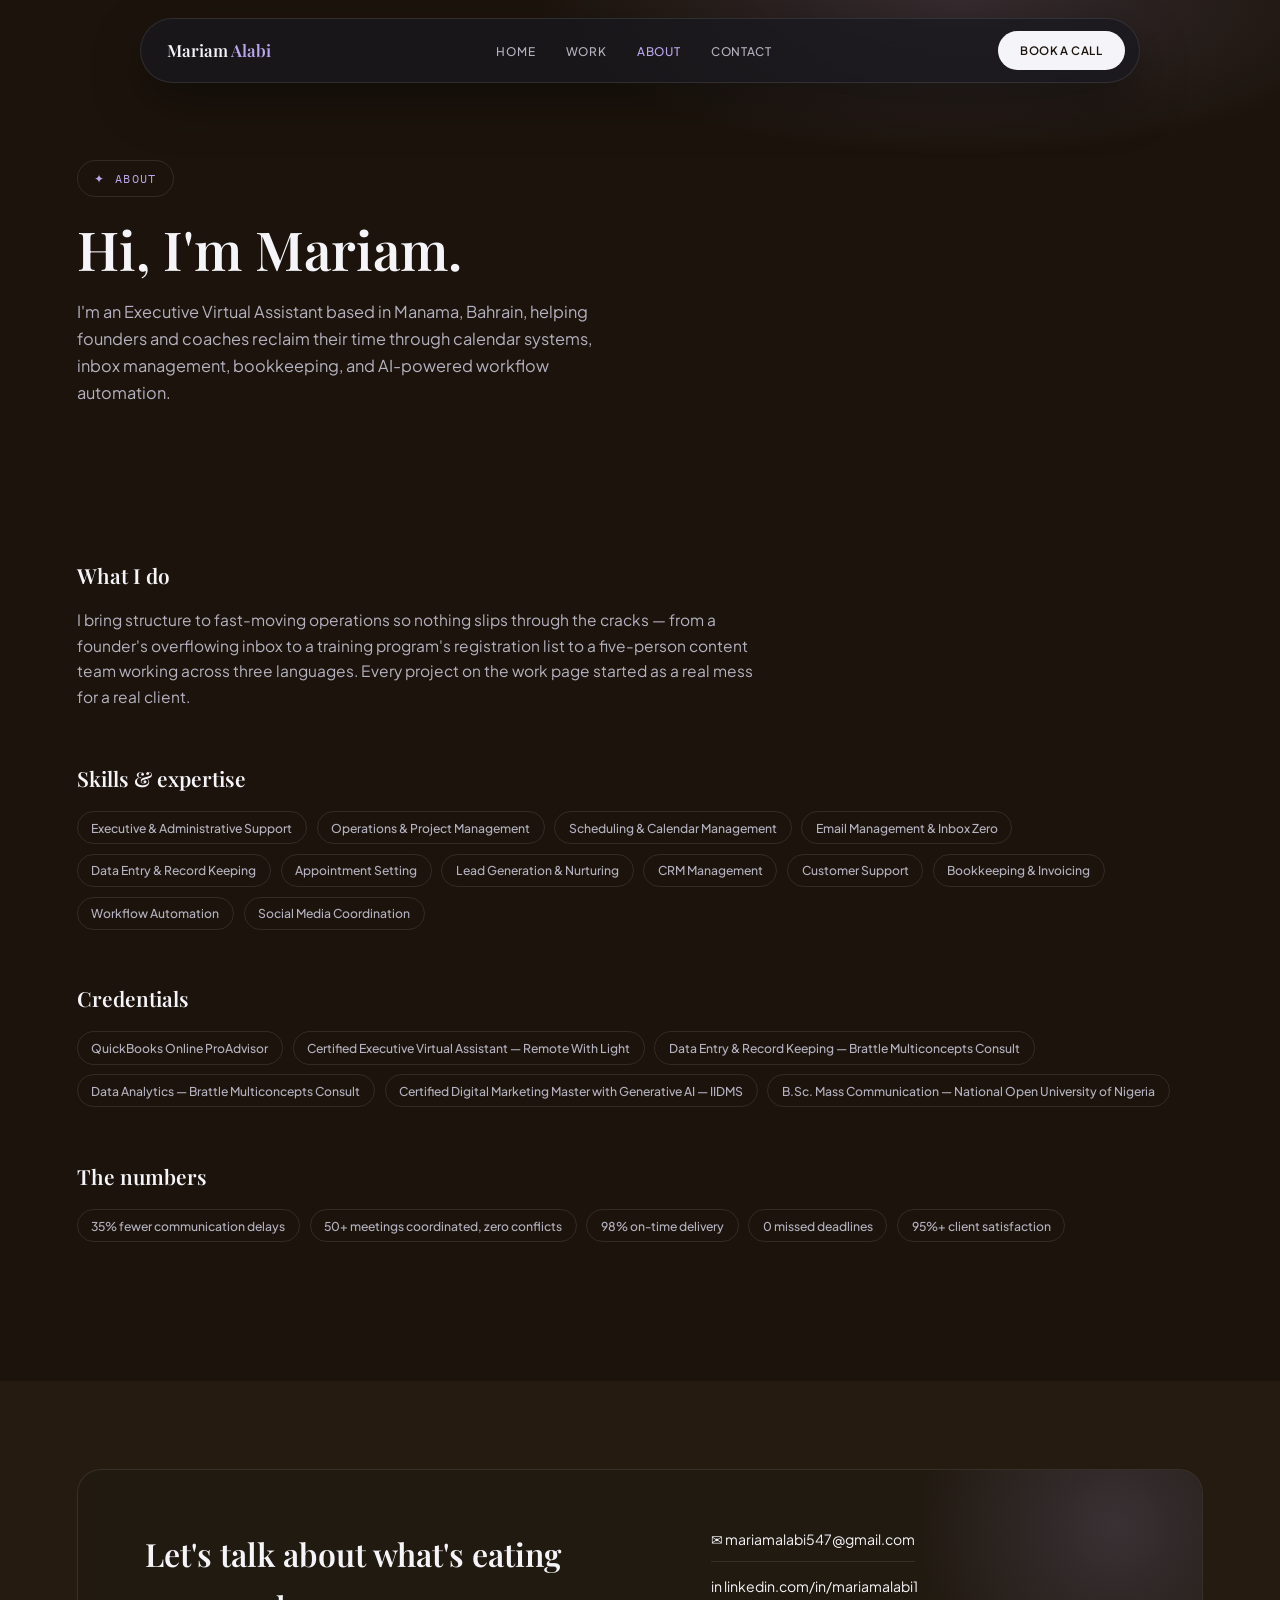
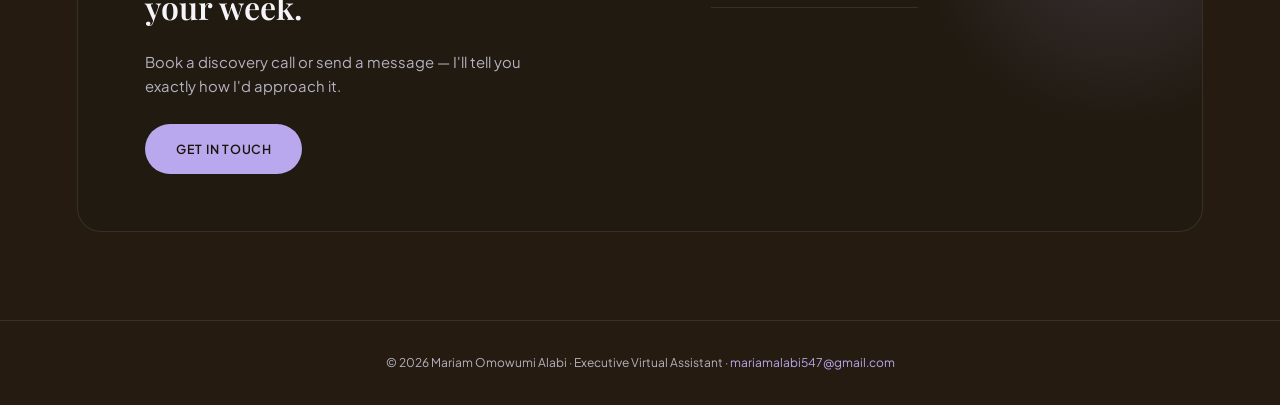
<file: about.html>
<!DOCTYPE html>
<html lang="en">
<head>
<meta charset="UTF-8">
<meta name="viewport" content="width=device-width, initial-scale=1.0">
<title>About — Mariam Alabi</title>
<link rel="preconnect" href="https://fonts.googleapis.com">
<link href="https://fonts.googleapis.com/css2?family=Playfair+Display:wght@400;500;600;700&family=Plus+Jakarta+Sans:wght@400;500;600;700;800&family=IBM+Plex+Mono:wght@400;500&display=swap" rel="stylesheet">
<link rel="stylesheet" href="style.css">
</head>
<body>

<nav id="navbar">
  <div class="nav-logo">Mariam <em>Alabi</em></div>
  <ul class="nav-links">
    <li><a href="index.html">Home</a></li>
    <li><a href="work.html">Work</a></li>
    <li><a href="about.html" class="active">About</a></li>
    <li><a href="contact.html">Contact</a></li>
  </ul>
  <a href="contact.html" class="nav-cta">Book a Call</a>
  <div class="hamburger" id="hamburger"><span></span><span></span><span></span></div>
</nav>
<div class="mobile-menu" id="mobileMenu">
  <a href="index.html">Home</a>
  <a href="work.html">Work</a>
  <a href="about.html">About</a>
  <a href="contact.html">Contact</a>
</div>

<div class="page-hero">
  <div class="page-hero-inner">
    <div class="eyebrow">About</div>
    <h1 class="page-title">Hi, I'm Mariam.</h1>
    <p class="page-sub">I'm an Executive Virtual Assistant based in Manama, Bahrain, helping founders and coaches reclaim their time through calendar systems, inbox management, bookkeeping, and AI-powered workflow automation.</p>
  </div>
</div>

<section>
  <div class="section-inner">
    <div class="case-block reveal">
      <h3>What I do</h3>
      <p>I bring structure to fast-moving operations so nothing slips through the cracks — from a founder's overflowing inbox to a training program's registration list to a five-person content team working across three languages. Every project on the work page started as a real mess for a real client.</p>
    </div>

    <div class="case-block reveal reveal-d1">
      <h3>Skills & expertise</h3>
      <div class="tools-row">
        <span>Executive & Administrative Support</span><span>Operations & Project Management</span><span>Scheduling & Calendar Management</span><span>Email Management & Inbox Zero</span><span>Data Entry & Record Keeping</span><span>Appointment Setting</span><span>Lead Generation & Nurturing</span><span>CRM Management</span><span>Customer Support</span><span>Bookkeeping & Invoicing</span><span>Workflow Automation</span><span>Social Media Coordination</span>
      </div>
    </div>

    <div class="case-block reveal reveal-d2">
      <h3>Credentials</h3>
      <div class="tools-row">
        <span>QuickBooks Online ProAdvisor</span><span>Certified Executive Virtual Assistant — Remote With Light</span><span>Data Entry & Record Keeping — Brattle Multiconcepts Consult</span><span>Data Analytics — Brattle Multiconcepts Consult</span><span>Certified Digital Marketing Master with Generative AI — IIDMS</span><span>B.Sc. Mass Communication — National Open University of Nigeria</span>
      </div>
    </div>

    <div class="case-block reveal reveal-d3">
      <h3>The numbers</h3>
      <div class="tools-row">
        <span>35% fewer communication delays</span><span>50+ meetings coordinated, zero conflicts</span><span>98% on-time delivery</span><span>0 missed deadlines</span><span>95%+ client satisfaction</span>
      </div>
    </div>
  </div>
</section>

<section style="background:var(--ice);">
  <div class="section-inner">
    <div class="contact-box reveal">
      <div class="contact-left">
        <h3>Let's talk about what's eating your week.</h3>
        <p>Book a discovery call or send a message — I'll tell you exactly how I'd approach it.</p>
        <a href="contact.html" class="btn btn-primary">Get in Touch</a>
      </div>
      <div class="contact-links">
        <a href="mailto:mariamalabi547@gmail.com" class="contact-link">✉ mariamalabi547@gmail.com</a>
        <a href="https://linkedin.com/in/mariamalabi1" target="_blank" class="contact-link">in linkedin.com/in/mariamalabi1</a>
      </div>
    </div>
  </div>
</section>

<footer>© 2026 Mariam Omowumi Alabi · Executive Virtual Assistant · <a href="mailto:mariamalabi547@gmail.com">mariamalabi547@gmail.com</a></footer>

<script>
  const hamburger = document.getElementById('hamburger');
  const mobileMenu = document.getElementById('mobileMenu');
  hamburger.addEventListener('click', () => mobileMenu.classList.toggle('open'));
  const io = new IntersectionObserver(entries => { entries.forEach(e => { if (e.isIntersecting) e.target.classList.add('visible'); }); }, { threshold: 0.12, rootMargin: '0px 0px -40px 0px' });
  document.querySelectorAll('.reveal').forEach(el => io.observe(el));
</script>
</body>
</html>
</file>
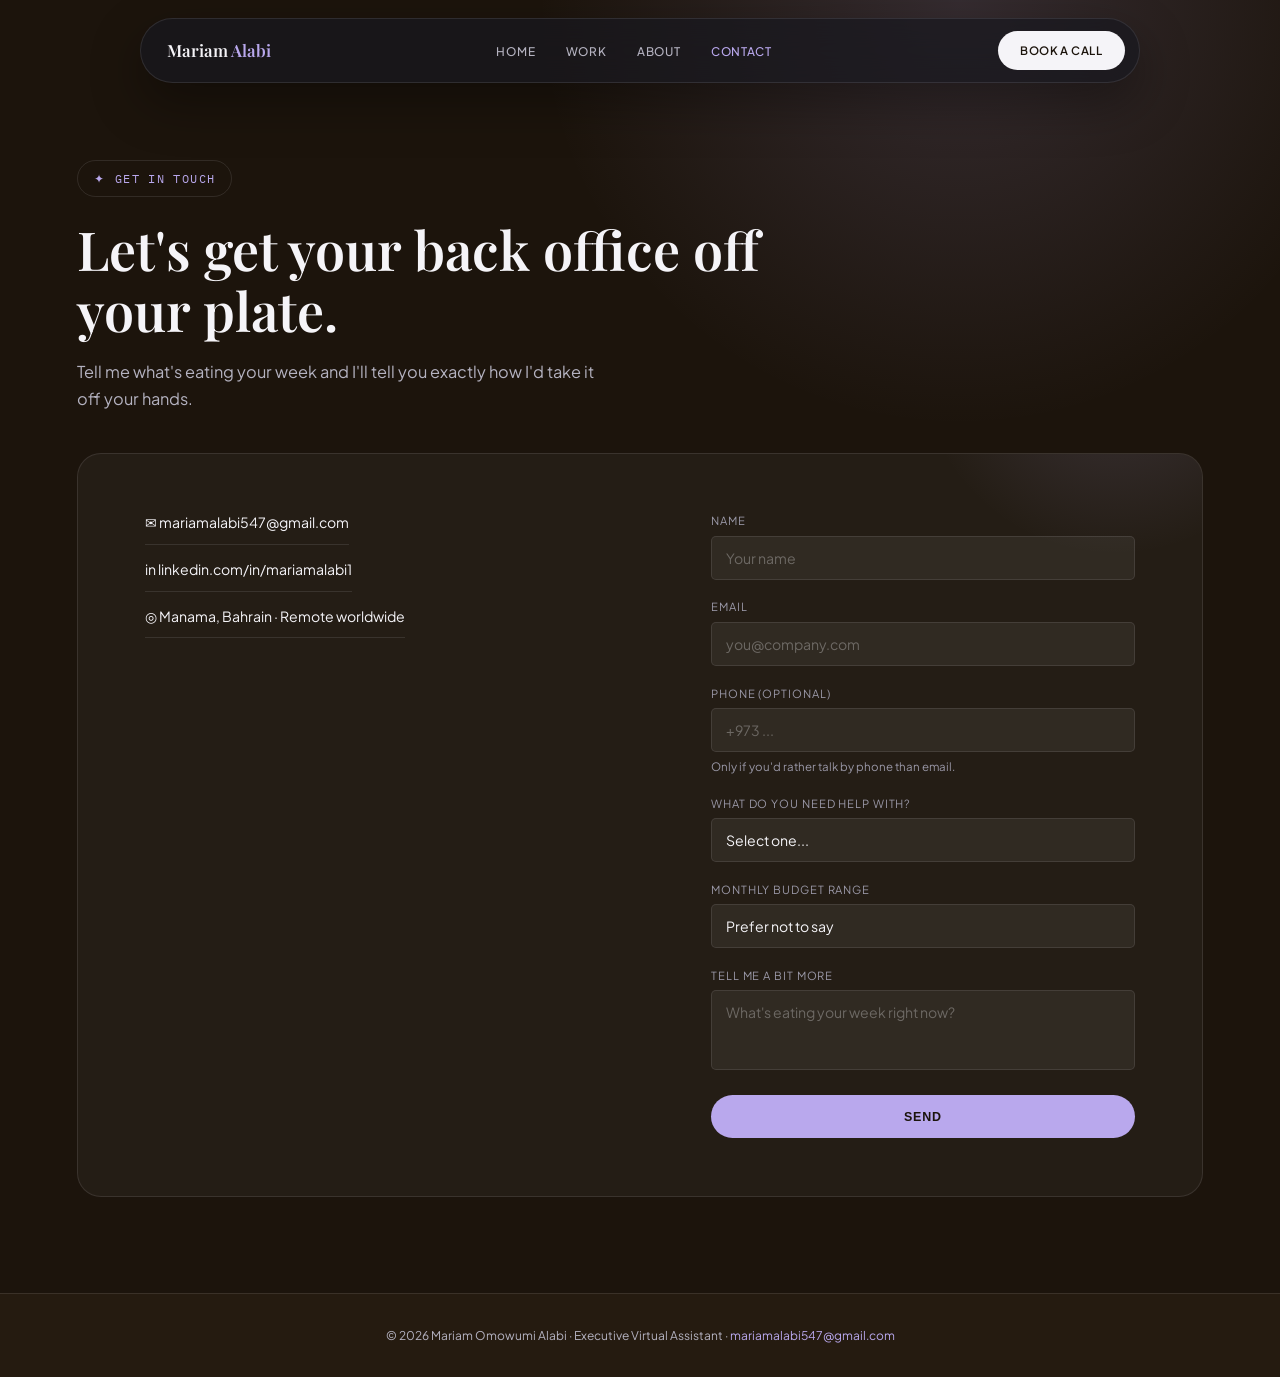
<file: contact.html>
<!DOCTYPE html>
<html lang="en">
<head>
<meta charset="UTF-8">
<meta name="viewport" content="width=device-width, initial-scale=1.0">
<title>Contact — Mariam Alabi</title>
<link rel="preconnect" href="https://fonts.googleapis.com">
<link href="https://fonts.googleapis.com/css2?family=Playfair+Display:wght@400;500;600;700&family=Plus+Jakarta+Sans:wght@400;500;600;700;800&family=IBM+Plex+Mono:wght@400;500&display=swap" rel="stylesheet">
<link rel="stylesheet" href="style.css">
<style>
  .form-row{margin-bottom:1.1rem;}
  .form-row label{display:block;font-size:0.7rem;letter-spacing:0.08em;text-transform:uppercase;color:var(--muted);margin-bottom:6px;}
  .form-row input,.form-row textarea,.form-row select{width:100%;padding:0.75rem 0.9rem;background:rgba(247,249,252,0.06);border:1px solid var(--line);border-radius:5px;color:var(--text-light);font-family:'Plus Jakarta Sans',sans-serif;font-size:0.88rem;outline:none;resize:none;transition:border-color 0.2s;}
  .form-row select{appearance:none;cursor:pointer;}
  .form-row select option{background:#1a1a1f;color:#f5f4f8;}
  .form-row input:focus,.form-row textarea:focus,.form-row select:focus{border-color:var(--gold);}
  .form-row input::placeholder,.form-row textarea::placeholder{color:rgba(247,249,252,0.3);}
  .form-hint{font-size:0.72rem;color:var(--muted);margin-top:5px;}
</style>
</head>
<body>
<nav id="navbar">
  <div class="nav-logo">Mariam <em>Alabi</em></div>
  <ul class="nav-links">
    <li><a href="index.html">Home</a></li>
    <li><a href="work.html">Work</a></li>
    <li><a href="about.html">About</a></li>
    <li><a href="contact.html" class="active">Contact</a></li>
  </ul>
  <a href="contact.html" class="nav-cta">Book a Call</a>
  <div class="hamburger" id="hamburger"><span></span><span></span><span></span></div>
</nav>
<div class="mobile-menu" id="mobileMenu">
  <a href="index.html">Home</a>
  <a href="work.html">Work</a>
  <a href="about.html">About</a>
  <a href="contact.html">Contact</a>
</div>
<div class="page-hero" style="padding-bottom:6rem;">
  <div class="page-hero-inner">
    <div class="eyebrow light">Get in Touch</div>
    <h1 class="page-title">Let's get your back office off your plate.</h1>
    <p class="page-sub">Tell me what's eating your week and I'll tell you exactly how I'd take it off your hands.</p>
    <div class="contact-box" style="margin-top:2.5rem;background:rgba(247,249,252,0.04);border:1px solid var(--line);">
      <div class="contact-left">
        <div class="contact-links">
          <a href="mailto:mariamalabi547@gmail.com" class="contact-link">✉ mariamalabi547@gmail.com</a>
          <a href="https://linkedin.com/in/mariamalabi1" target="_blank" class="contact-link">in linkedin.com/in/mariamalabi1</a>
          <a href="#" class="contact-link">◎ Manama, Bahrain · Remote worldwide</a>
        </div>
      </div>
      <form class="contact-form" name="contact" method="POST" data-netlify="true" netlify-honeypot="bot-field">
        <input type="hidden" name="form-name" value="contact">
        <p style="display:none;"><label>Don't fill this out: <input name="bot-field"></label></p>

        <div class="form-row"><label>Name</label><input type="text" name="name" placeholder="Your name" required></div>

        <div class="form-row"><label>Email</label><input type="email" name="email" placeholder="you@company.com" required></div>

        <div class="form-row">
          <label>Phone (optional)</label>
          <input type="tel" name="phone" placeholder="+973 ...">
          <div class="form-hint">Only if you'd rather talk by phone than email.</div>
        </div>

        <div class="form-row">
          <label>What do you need help with?</label>
          <select name="service" required>
            <option value="">Select one...</option>
            <option>Calendar & Scheduling</option>
            <option>Inbox & Email Management</option>
            <option>Bookkeeping & Records</option>
            <option>CRM & Client Communication</option>
            <option>Content & Campaign Coordination</option>
            <option>Workflow Automation</option>
            <option>Customer Support</option>
            <option>Something else / Not sure yet</option>
          </select>
        </div>

        <div class="form-row">
          <label>Monthly budget range</label>
          <select name="budget">
            <option value="">Prefer not to say</option>
            <option>Under $300/mo</option>
            <option>$300 – $600/mo</option>
            <option>$600 – $2,000/mo</option>
            <option>Let's discuss</option>
          </select>
        </div>

        <div class="form-row">
          <label>Tell me a bit more</label>
          <textarea rows="3" name="message" placeholder="What's eating your week right now?" required></textarea>
        </div>

        <button type="submit" class="btn btn-primary" style="width:100%;justify-content:center;">Send</button>
      </form>
    </div>
  </div>
</div>
<footer>© 2026 Mariam Omowumi Alabi · Executive Virtual Assistant · <a href="mailto:mariamalabi547@gmail.com">mariamalabi547@gmail.com</a></footer>
<script>
  const hamburger = document.getElementById('hamburger');
  const mobileMenu = document.getElementById('mobileMenu');
  hamburger.addEventListener('click', () => mobileMenu.classList.toggle('open'));
</script>
</body>
</html>
</file>
<file: style.css>
:root{
  --bg:#1C140C;
  --bg-alt:#251B10;
  --cream:#F7F7F5;
  --cream-text:#100E0B;
  --surface:#211A11;
  --surface-2:#2B2116;
  --accent:#B9A8ED;
  --accent-deep:#8E7BC7;
  --text-dark:#F5F4F8;
  --text-light:#F5F4F8;
  --muted:#9997A6;
  --muted-dark:#B4B2C0;
  --line:rgba(245,244,248,0.1);
  --line-dark:rgba(245,244,248,0.09);
  --navy-deep:#F5F4F8;
  --navy:#E7E5EF;
  --navy-mid:#B9A8ED;
  --teal:#B9A8ED;
  --teal-deep:#8E7BC7;
  --teal-pale:#2A2733;
  --ice:var(--bg-alt);
  --paper:var(--bg);
  --gold:var(--accent);
  --gold-light:var(--accent);
}
*,*::before,*::after{margin:0;padding:0;box-sizing:border-box;}
html{scroll-behavior:smooth;}
body{font-family:'Plus Jakarta Sans',sans-serif;background:var(--bg);color:var(--text-dark);line-height:1.65;-webkit-font-smoothing:antialiased;}
a{color:inherit;text-decoration:none;}
.mono{font-family:'IBM Plex Mono',monospace;}
img{max-width:100%;display:block;}
::selection{background:var(--accent);color:var(--bg);}
@media(prefers-reduced-motion:reduce){*,*::before,*::after{animation-duration:0.01ms !important;transition-duration:0.01ms !important;}}

nav{position:fixed;top:1.1rem;left:50%;transform:translateX(-50%);z-index:200;display:flex;align-items:center;justify-content:space-between;gap:2.5rem;padding:0.75rem 0.9rem 0.75rem 1.6rem;width:min(1000px,92%);background:rgba(24,24,31,0.72);backdrop-filter:blur(18px);border:1px solid var(--line);border-radius:999px;box-shadow:0 20px 50px rgba(0,0,0,0.35);}
.nav-logo{font-family:'Playfair Display',serif;font-size:1.05rem;font-weight:600;color:var(--text-light);}
.nav-logo em{font-style:normal;color:var(--accent);}
.nav-links{display:flex;gap:1.9rem;list-style:none;}
.nav-links a{font-size:0.74rem;font-weight:500;letter-spacing:0.06em;text-transform:uppercase;color:var(--muted-dark);transition:color 0.2s;}
.nav-links a:hover,.nav-links a.active{color:var(--accent);}
.nav-cta{font-size:0.72rem;font-weight:600;letter-spacing:0.04em;text-transform:uppercase;color:var(--bg);background:var(--text-light);padding:0.65rem 1.4rem;border-radius:999px;transition:background 0.2s,transform 0.2s;}
.nav-cta:hover{background:var(--accent);transform:translateY(-1px);}
.hamburger{display:none;flex-direction:column;gap:5px;cursor:pointer;}
.hamburger span{width:20px;height:2px;background:var(--text-light);}
.mobile-menu{display:none;position:fixed;inset:0;top:0;z-index:150;background:var(--bg);flex-direction:column;align-items:center;justify-content:center;gap:2rem;}
.mobile-menu.open{display:flex;}
.mobile-menu a{font-family:'Playfair Display',serif;font-size:1.6rem;color:var(--text-light);}

.page-hero{background:radial-gradient(ellipse 55% 55% at 75% 0%, rgba(185,168,237,0.16), transparent 60%),var(--bg);color:var(--text-light);padding:10rem 6% 4rem;position:relative;overflow:hidden;}
.page-hero-inner{position:relative;z-index:2;max-width:1150px;margin:0 auto;}
.eyebrow{display:inline-flex;align-items:center;gap:0.6rem;font-family:'IBM Plex Mono',monospace;font-size:0.72rem;letter-spacing:0.12em;text-transform:uppercase;color:var(--accent);margin-bottom:1.4rem;padding:0.5rem 1rem;border:1px solid var(--line);border-radius:999px;width:fit-content;}
.eyebrow::before{content:'✦';color:var(--accent);}
.page-title{font-family:'Playfair Display',serif;font-weight:600;font-style:normal;font-size:clamp(2rem,4.2vw,3.6rem);line-height:1.12;margin-bottom:1.2rem;max-width:760px;}
.page-title em{font-style:normal;color:var(--accent);font-weight:600;}
.page-sub{color:var(--muted-dark);max-width:540px;font-size:1.02rem;}

section{padding:5.5rem 6%;}
.section-inner{max-width:1150px;margin:0 auto;}
.kicker{font-family:'IBM Plex Mono',monospace;font-size:0.7rem;letter-spacing:0.14em;text-transform:uppercase;color:var(--accent);margin-bottom:0.6rem;display:flex;align-items:center;gap:0.6rem;}
.kicker::before{content:'';width:22px;height:1px;background:var(--accent);}
.kicker.light{color:var(--accent);}
.kicker.light::before{background:var(--accent);}
.section-heading{font-family:'Playfair Display',serif;font-weight:600;font-size:clamp(1.7rem,3vw,2.4rem);color:var(--text-light);line-height:1.2;margin-bottom:1rem;max-width:640px;}
.section-lede{color:var(--muted-dark);max-width:560px;font-size:0.98rem;margin-bottom:2.6rem;}

.work-grid{display:grid;grid-template-columns:repeat(3,1fr);gap:1.5rem;}
.work-card{background:var(--surface);border:1px solid var(--line);border-radius:18px;overflow:hidden;transition:transform 0.25s,box-shadow 0.25s,border-color 0.25s;}
.work-card:hover{transform:translateY(-5px);box-shadow:0 20px 44px rgba(0,0,0,0.4);border-color:var(--accent);}
.work-card-img{height:180px;overflow:hidden;background:var(--surface-2);}
.work-card-img img{width:100%;height:100%;object-fit:cover;object-position:top;}
.work-card-body{padding:1.4rem 1.5rem;}
.work-card-tag{font-family:'IBM Plex Mono',monospace;font-size:0.68rem;color:var(--accent);letter-spacing:0.08em;text-transform:uppercase;margin-bottom:0.6rem;}
.work-card-title{font-family:'Playfair Display',serif;font-size:1.15rem;font-weight:600;color:var(--text-light);margin-bottom:0.5rem;}
.work-card-desc{font-size:0.87rem;color:var(--muted-dark);}

.case-meta{display:grid;grid-template-columns:repeat(4,1fr);gap:1.5rem;border-top:1px solid var(--line);border-bottom:1px solid var(--line);padding:1.8rem 0;margin:2.4rem 0 3rem;}
.case-meta-item .label{font-family:'IBM Plex Mono',monospace;font-size:0.68rem;letter-spacing:0.08em;text-transform:uppercase;color:var(--muted);margin-bottom:0.3rem;}
.case-meta-item .value{font-family:'Playfair Display',serif;font-size:1.05rem;font-weight:600;color:var(--text-light);}

.case-block{margin-bottom:3.2rem;}
.case-block h3{font-family:'Playfair Display',serif;font-size:1.3rem;color:var(--text-light);margin-bottom:0.9rem;font-weight:600;}
.case-block p{color:var(--muted-dark);max-width:680px;margin-bottom:1rem;font-size:0.97rem;}
.case-shot{border:1px solid var(--line);border-radius:16px;overflow:hidden;margin:1.6rem 0;box-shadow:0 16px 40px rgba(0,0,0,0.35);}
.case-shot img{width:100%;}
.case-shot-cap{font-family:'IBM Plex Mono',monospace;font-size:0.72rem;color:var(--muted);margin-top:0.6rem;}
.result-box{background:var(--surface);border-left:3px solid var(--accent);padding:1.4rem 1.6rem;border-radius:10px;margin-top:1.4rem;}
.result-box .label{font-family:'IBM Plex Mono',monospace;font-size:0.68rem;letter-spacing:0.08em;text-transform:uppercase;color:var(--accent);margin-bottom:0.4rem;}
.result-box p{margin:0;color:var(--text-light);font-weight:500;}

.tools-row{display:flex;flex-wrap:wrap;gap:0.6rem;margin-top:1rem;}
.tools-row span{font-size:0.76rem;font-weight:500;padding:0.35rem 0.85rem;border-radius:100px;border:1.5px solid var(--line);color:var(--muted-dark);}

.case-nav{display:flex;justify-content:space-between;align-items:center;border-top:1px solid var(--line);padding-top:2rem;margin-top:3rem;}
.case-nav a{font-family:'Playfair Display',serif;font-weight:600;color:var(--text-light);font-size:0.98rem;}
.case-nav a:hover{color:var(--accent);}

.reveal{opacity:0;transform:translateY(26px);transition:opacity 0.7s ease,transform 0.7s ease;}
.reveal.visible{opacity:1;transform:none;}
.reveal-d1{transition-delay:0.08s;}
.reveal-d2{transition-delay:0.16s;}
.reveal-d3{transition-delay:0.24s;}

.contact-box{background:var(--surface);border:1px solid var(--line);border-radius:24px;padding:3.6rem 6%;display:grid;grid-template-columns:1.1fr 0.9fr;gap:3rem;position:relative;overflow:hidden;}
.contact-box::after{content:'';position:absolute;top:-40%;right:-10%;width:400px;height:400px;background:radial-gradient(circle,rgba(185,168,237,0.16),transparent 70%);}
.contact-left{position:relative;z-index:1;}
.contact-left h3{font-family:'Playfair Display',serif;font-size:clamp(1.5rem,2.6vw,2rem);color:var(--text-light);font-weight:600;margin-bottom:1rem;max-width:420px;}
.contact-left p{color:var(--muted-dark);max-width:420px;margin-bottom:1.6rem;font-size:0.93rem;}
.contact-links{display:flex;flex-direction:column;gap:0.8rem;position:relative;z-index:1;}
.contact-link{display:flex;align-items:center;gap:0.7rem;color:var(--text-light);font-size:0.88rem;padding-bottom:0.6rem;border-bottom:1px solid var(--line);transition:color 0.2s;width:fit-content;}
.contact-link:hover{color:var(--accent);}
.btn{display:inline-flex;align-items:center;gap:0.5rem;padding:0.9rem 1.9rem;border-radius:999px;font-size:0.78rem;font-weight:600;letter-spacing:0.06em;text-transform:uppercase;cursor:pointer;border:none;transition:all 0.25s;}
.btn-primary{background:var(--accent);color:var(--bg);}
.btn-primary:hover{background:var(--text-light);transform:translateY(-2px);}

footer{padding:2rem 6%;text-align:center;background:var(--bg-alt);color:var(--muted-dark);font-size:0.75rem;border-top:1px solid var(--line);}
footer a{color:var(--accent);}

@media(max-width:900px){
  .nav-links{display:none;}
  .hamburger{display:flex;}
  .work-grid{grid-template-columns:1fr;}
  .case-meta{grid-template-columns:1fr 1fr;}
  .contact-box{grid-template-columns:1fr;padding:2.4rem 5%;}
}

.section-cream{background:var(--cream);}
.section-cream .kicker{color:var(--accent-deep);}
.section-cream .kicker::before{background:var(--accent-deep);}
.section-cream .section-heading{color:var(--cream-text);}
.section-cream .section-lede{color:#5C5648;}
.section-cream .work-card{background:#fff;border-color:rgba(16,14,11,0.1);}
.section-cream .work-card-title{color:var(--cream-text);}
.section-cream .work-card-desc{color:#6B6558;}
.section-cream .work-card-tag{color:var(--accent-deep);}
</file>
